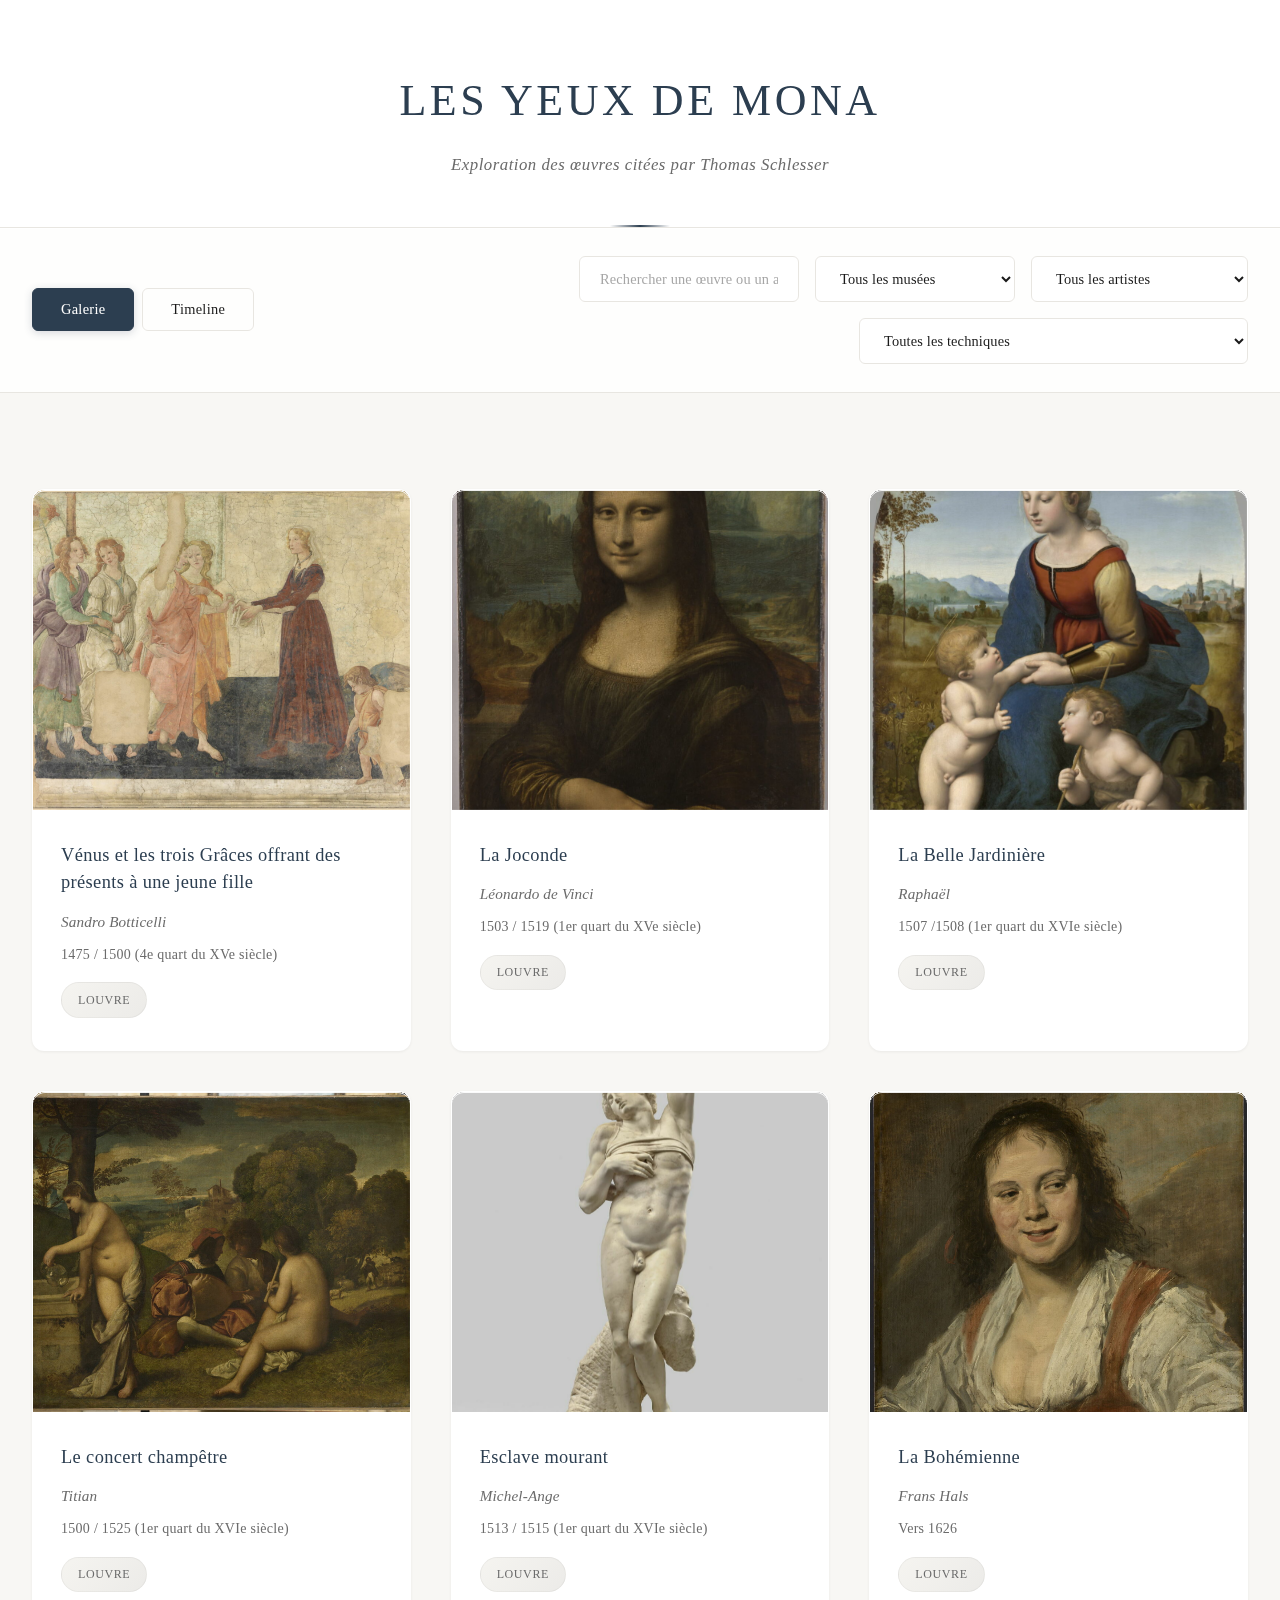
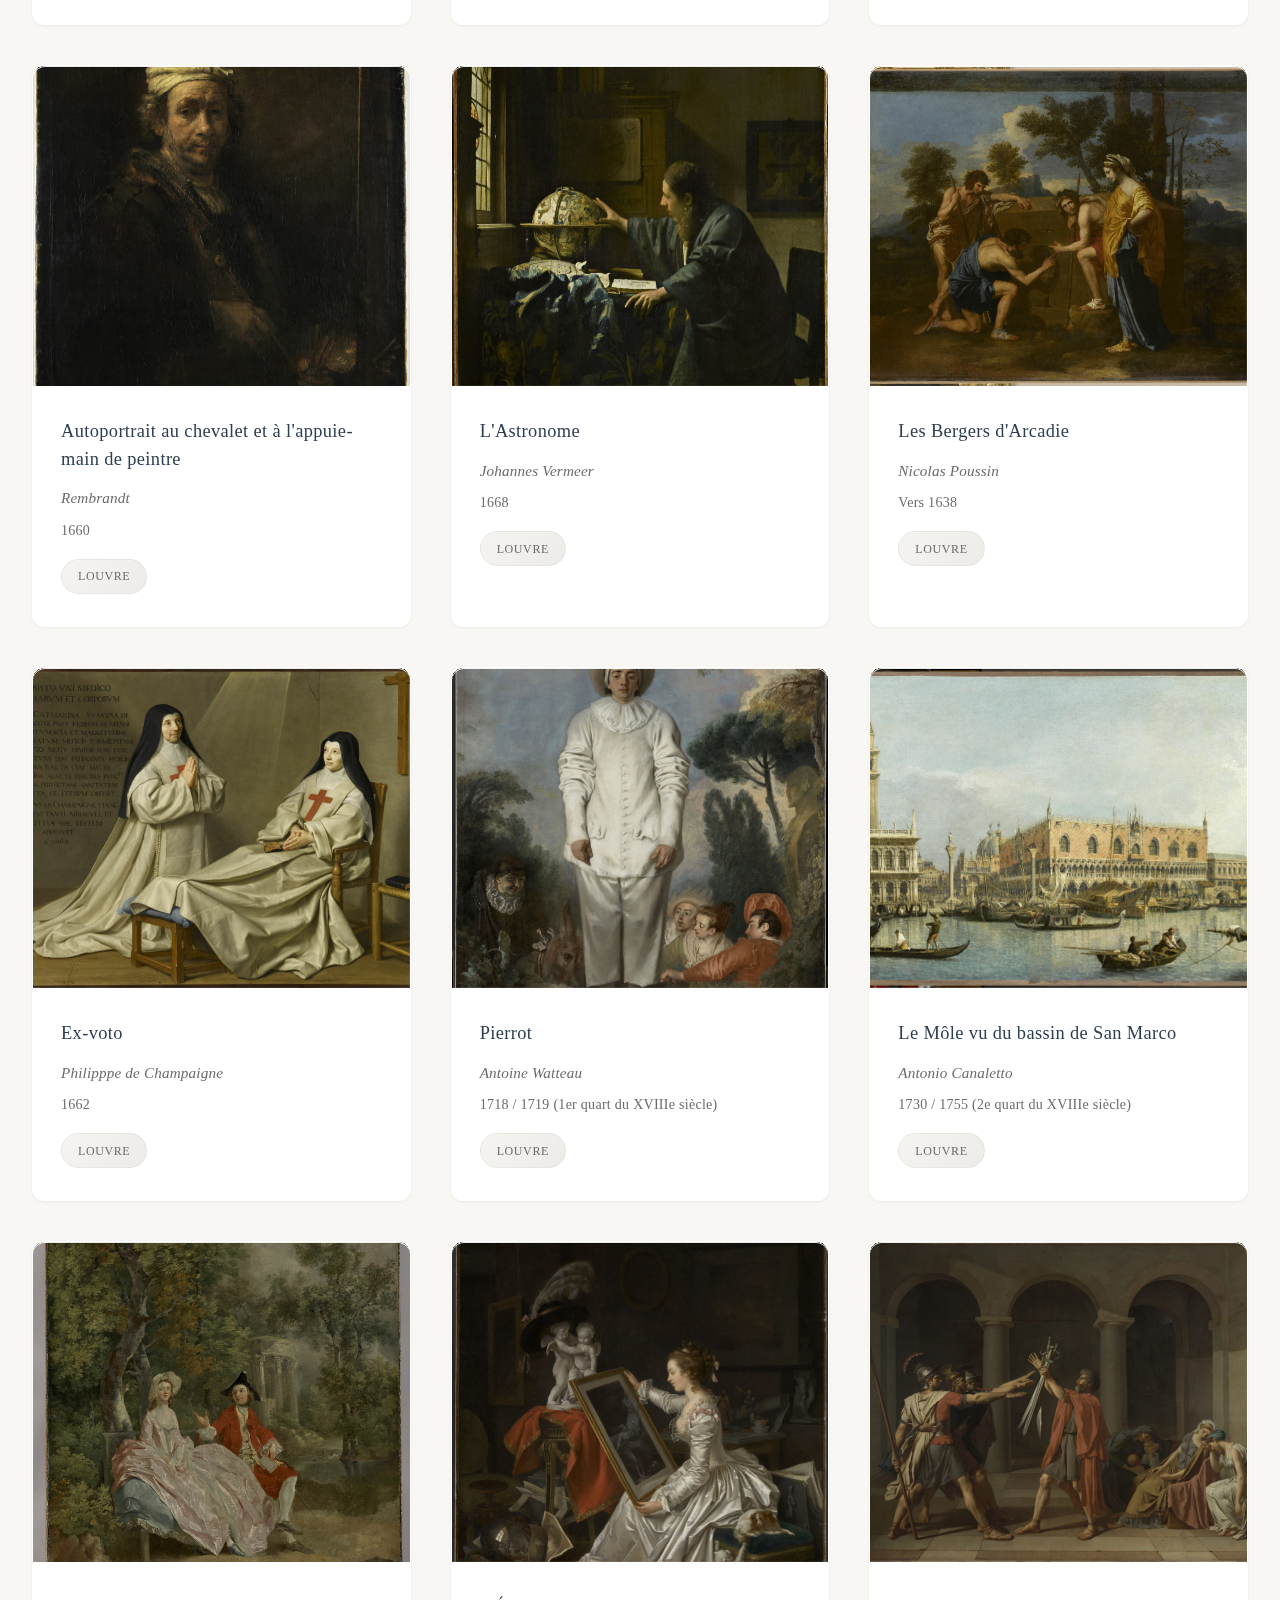
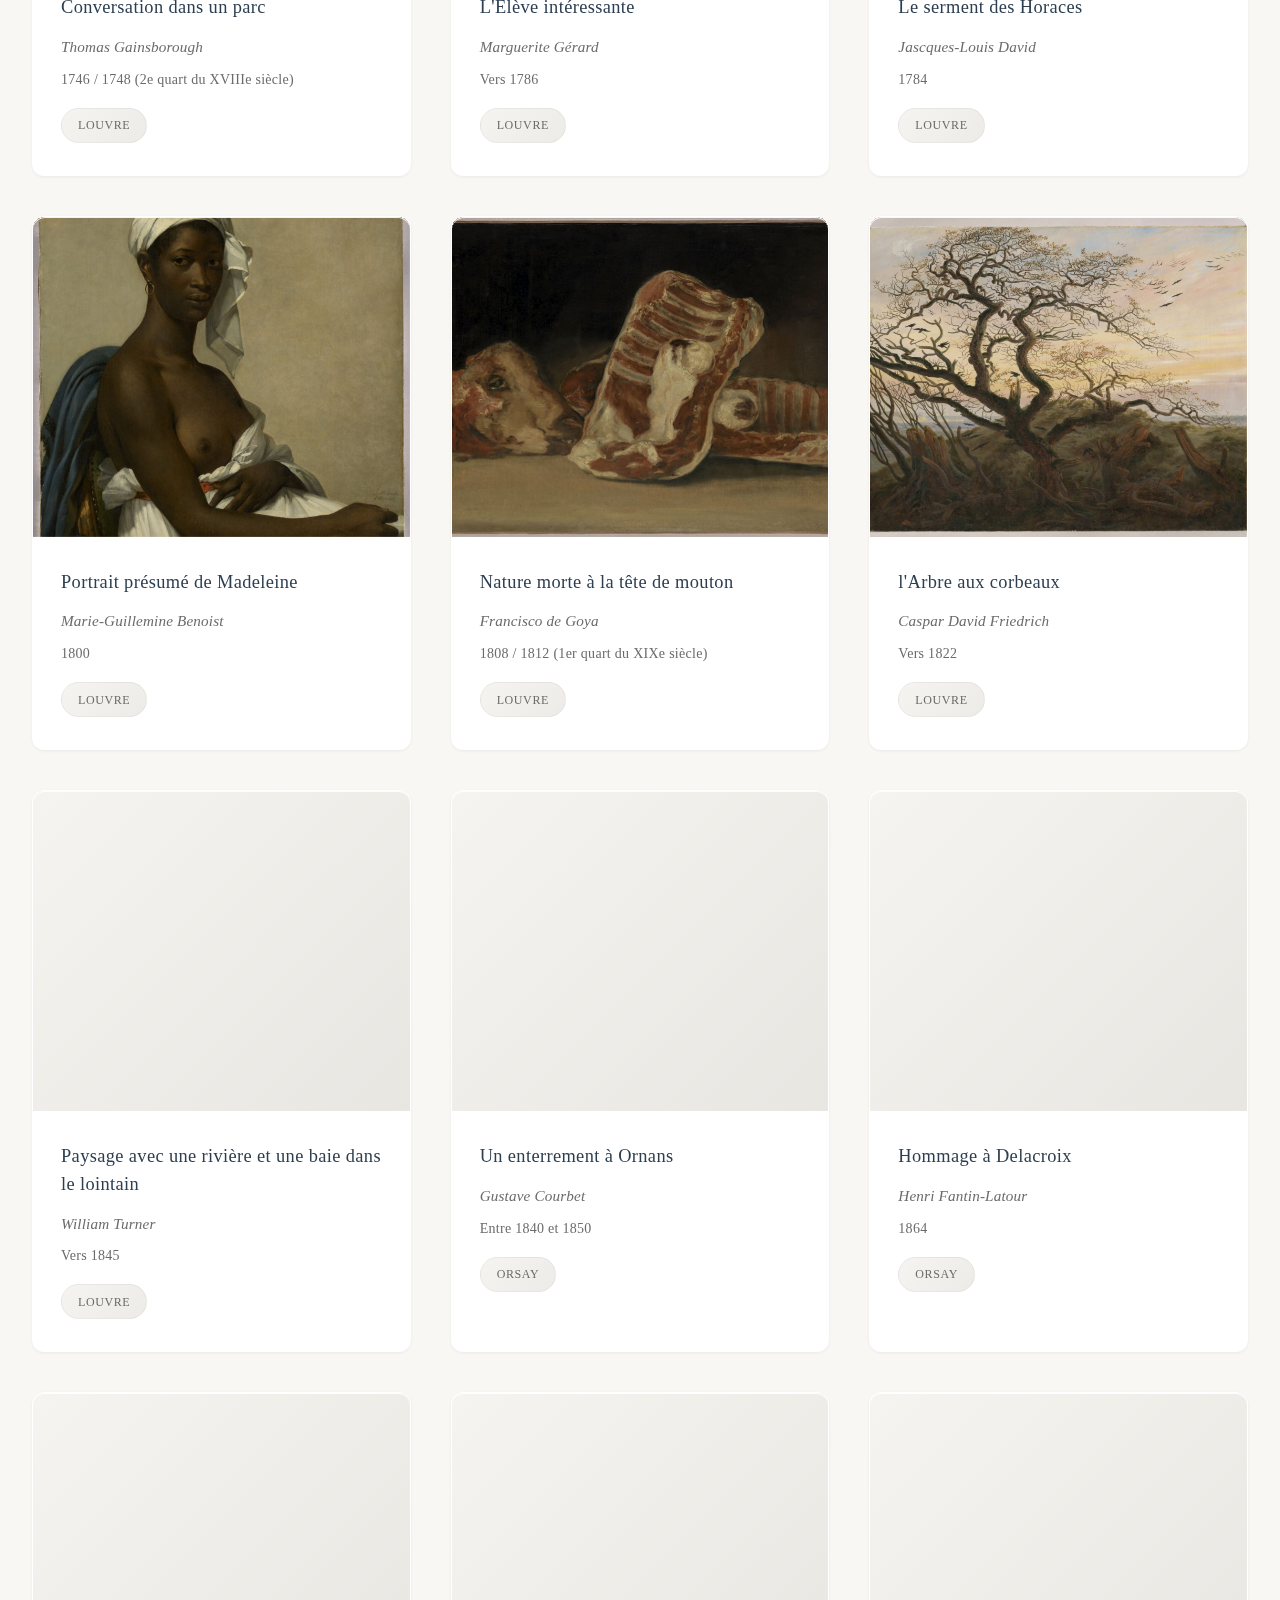
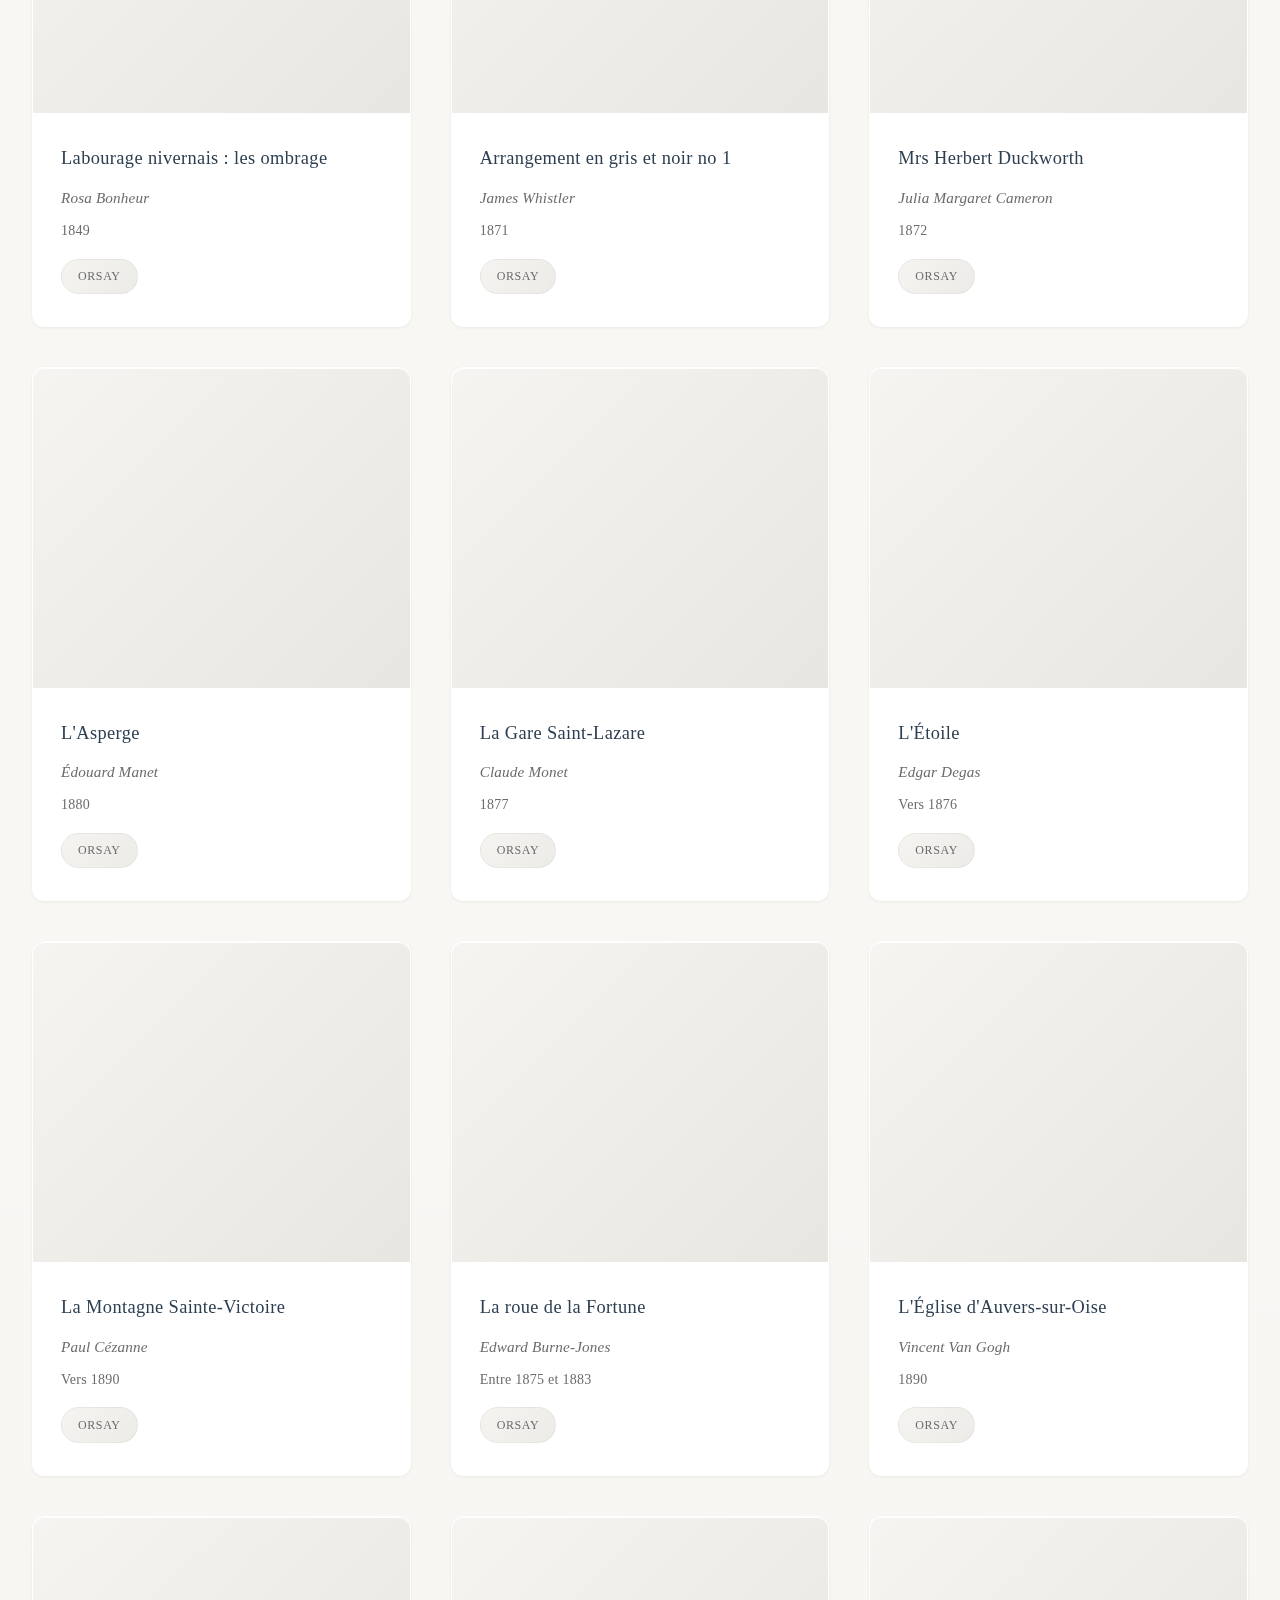
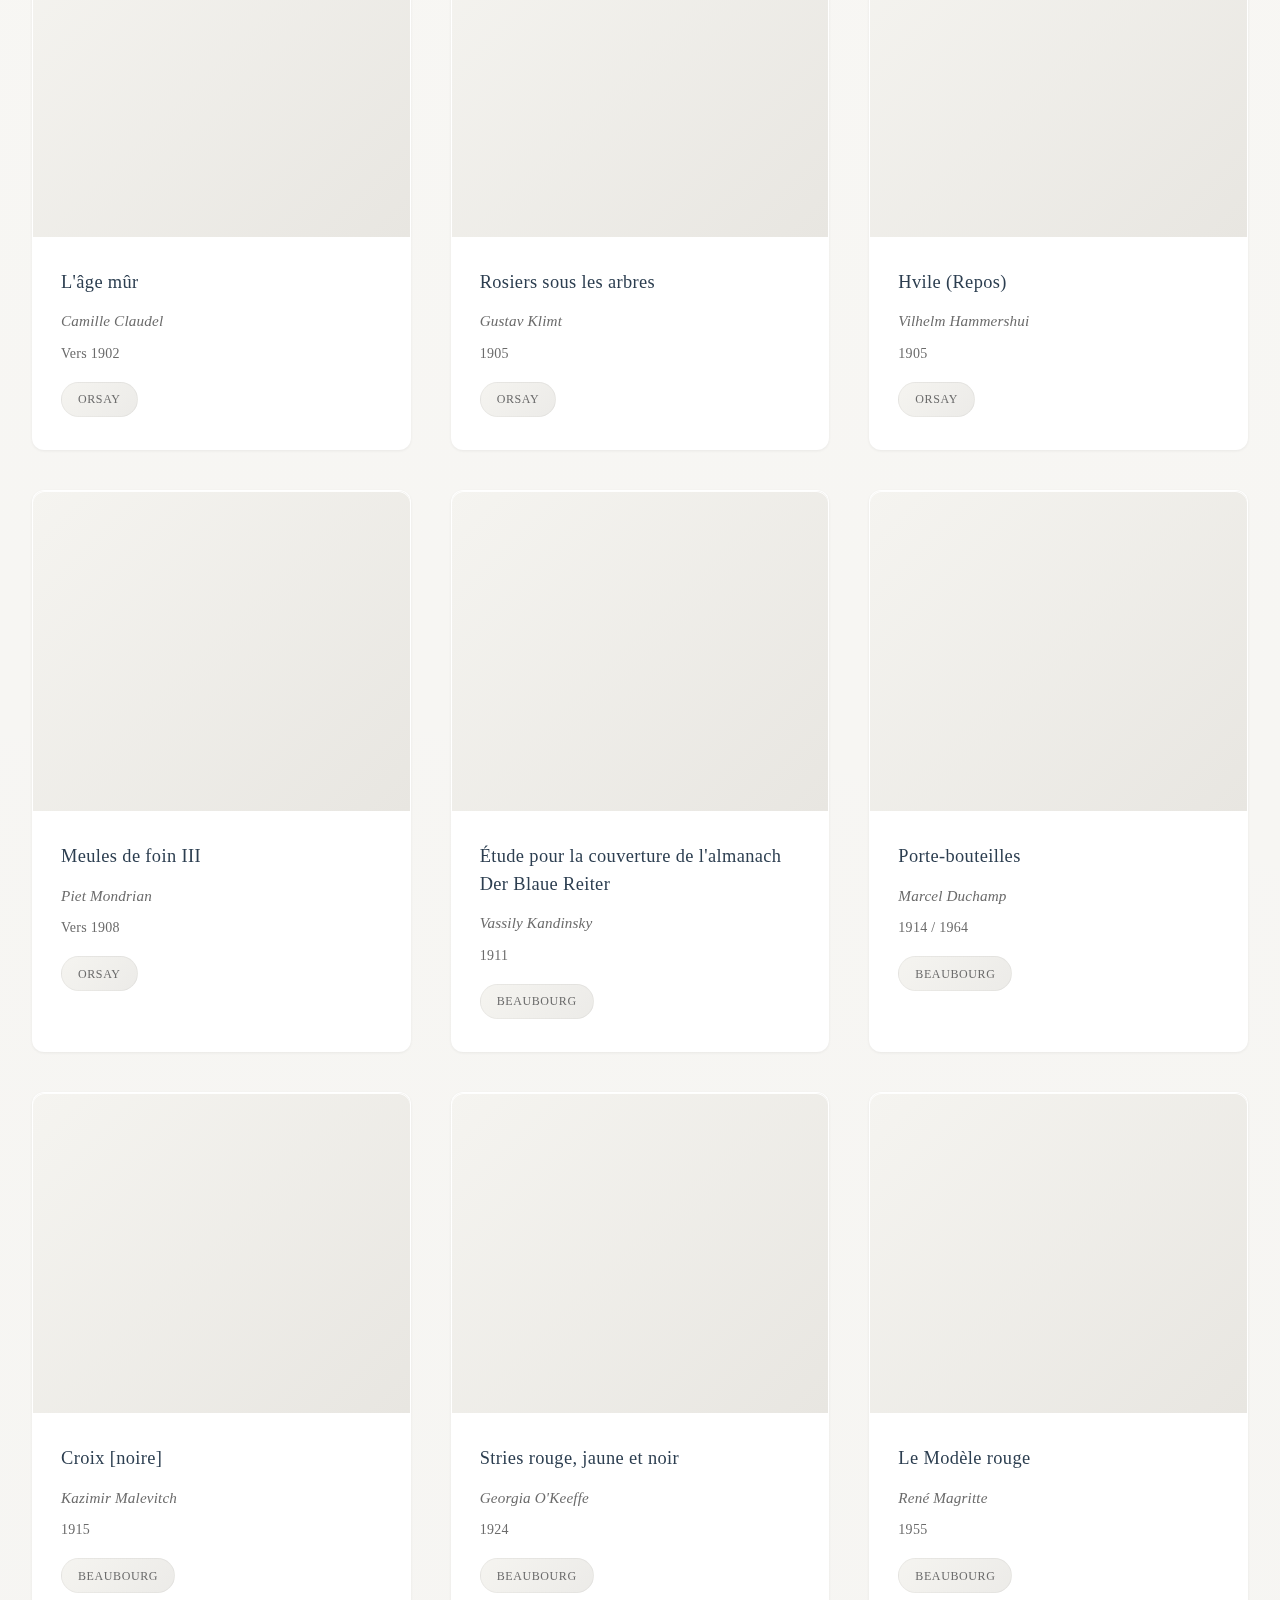
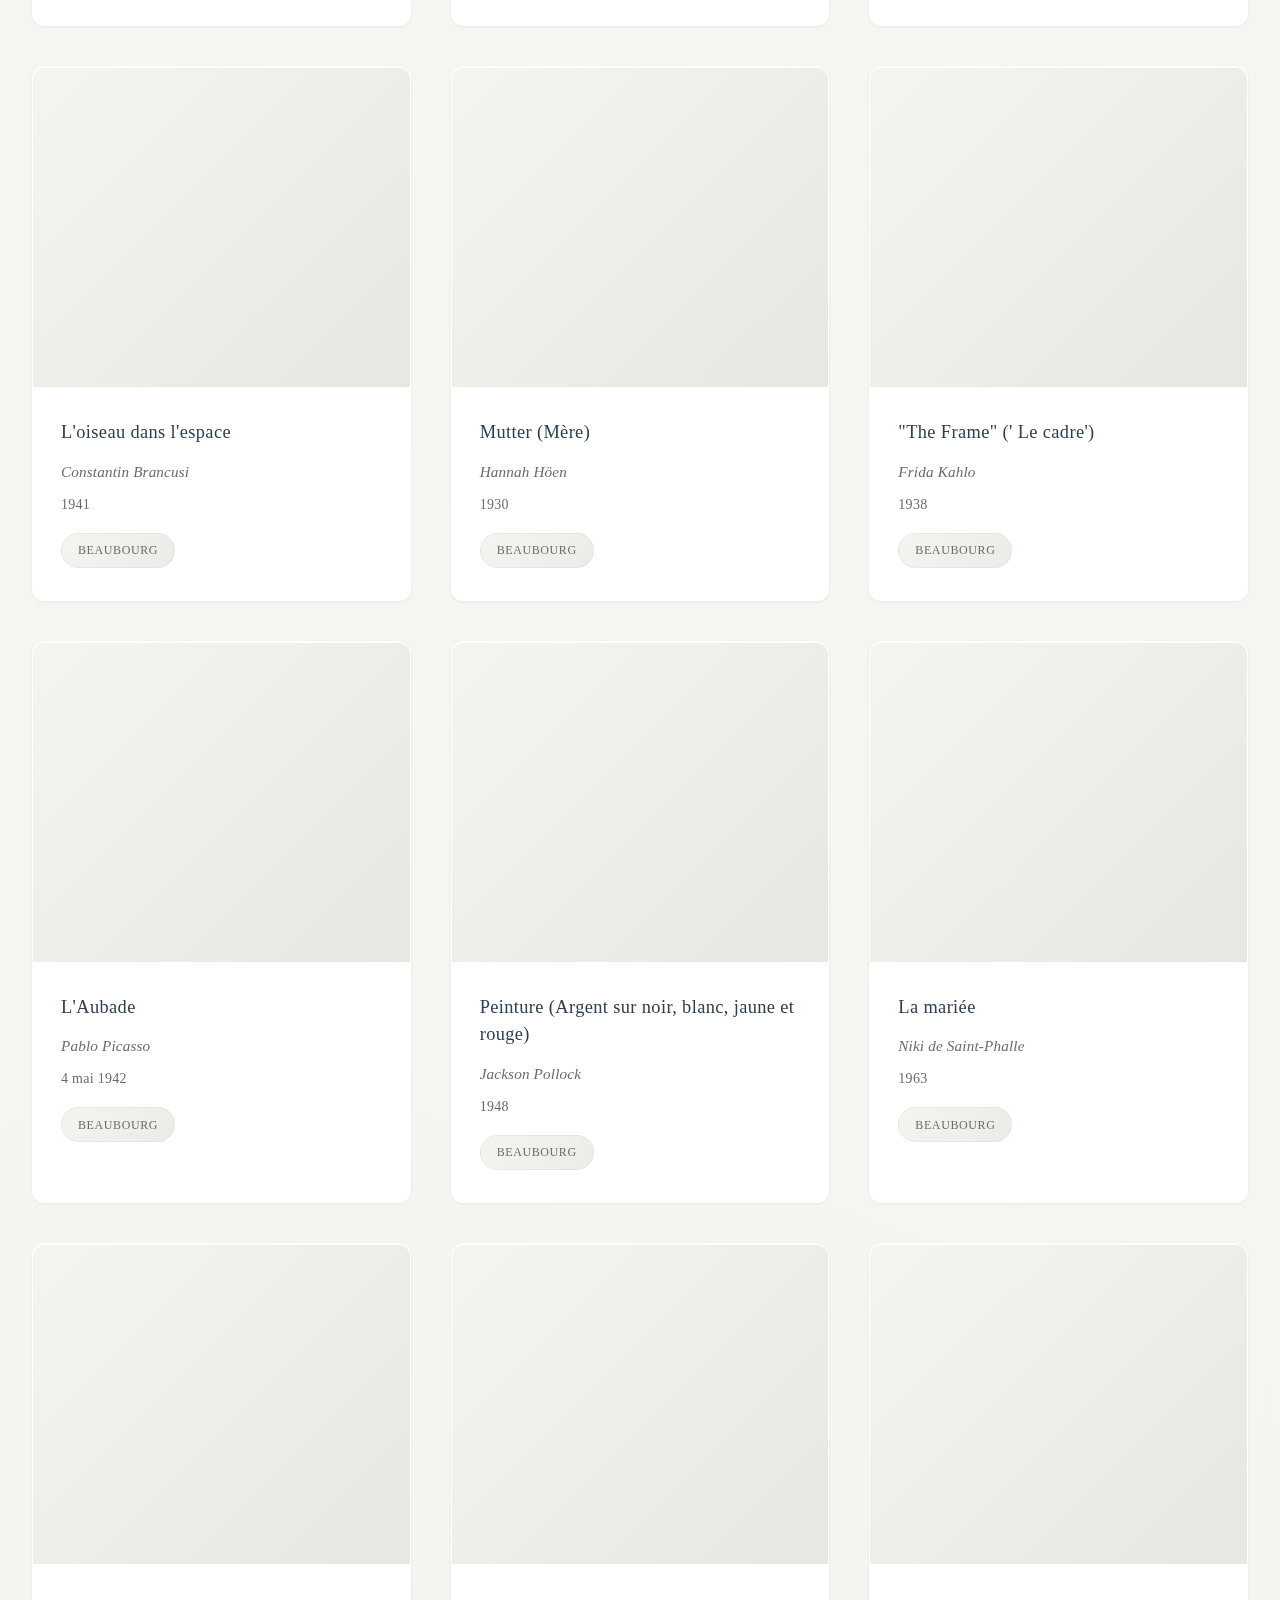
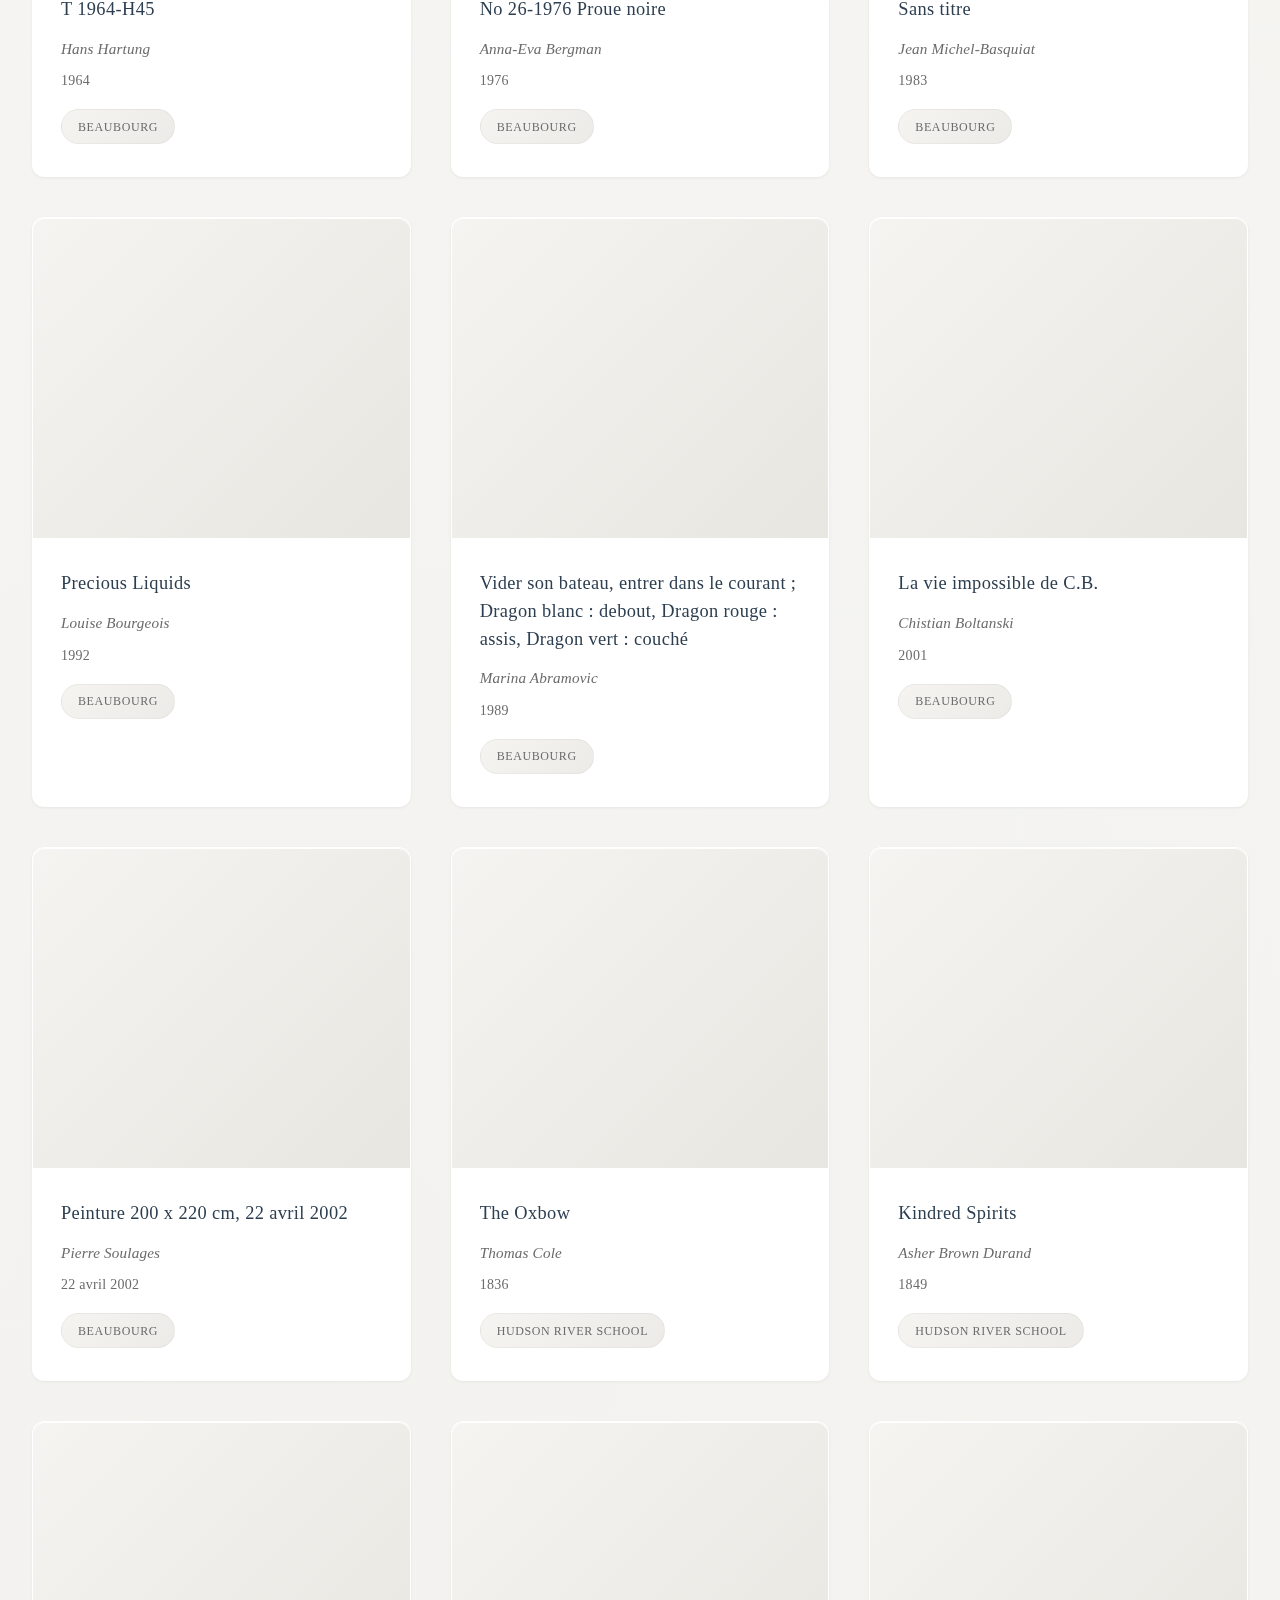
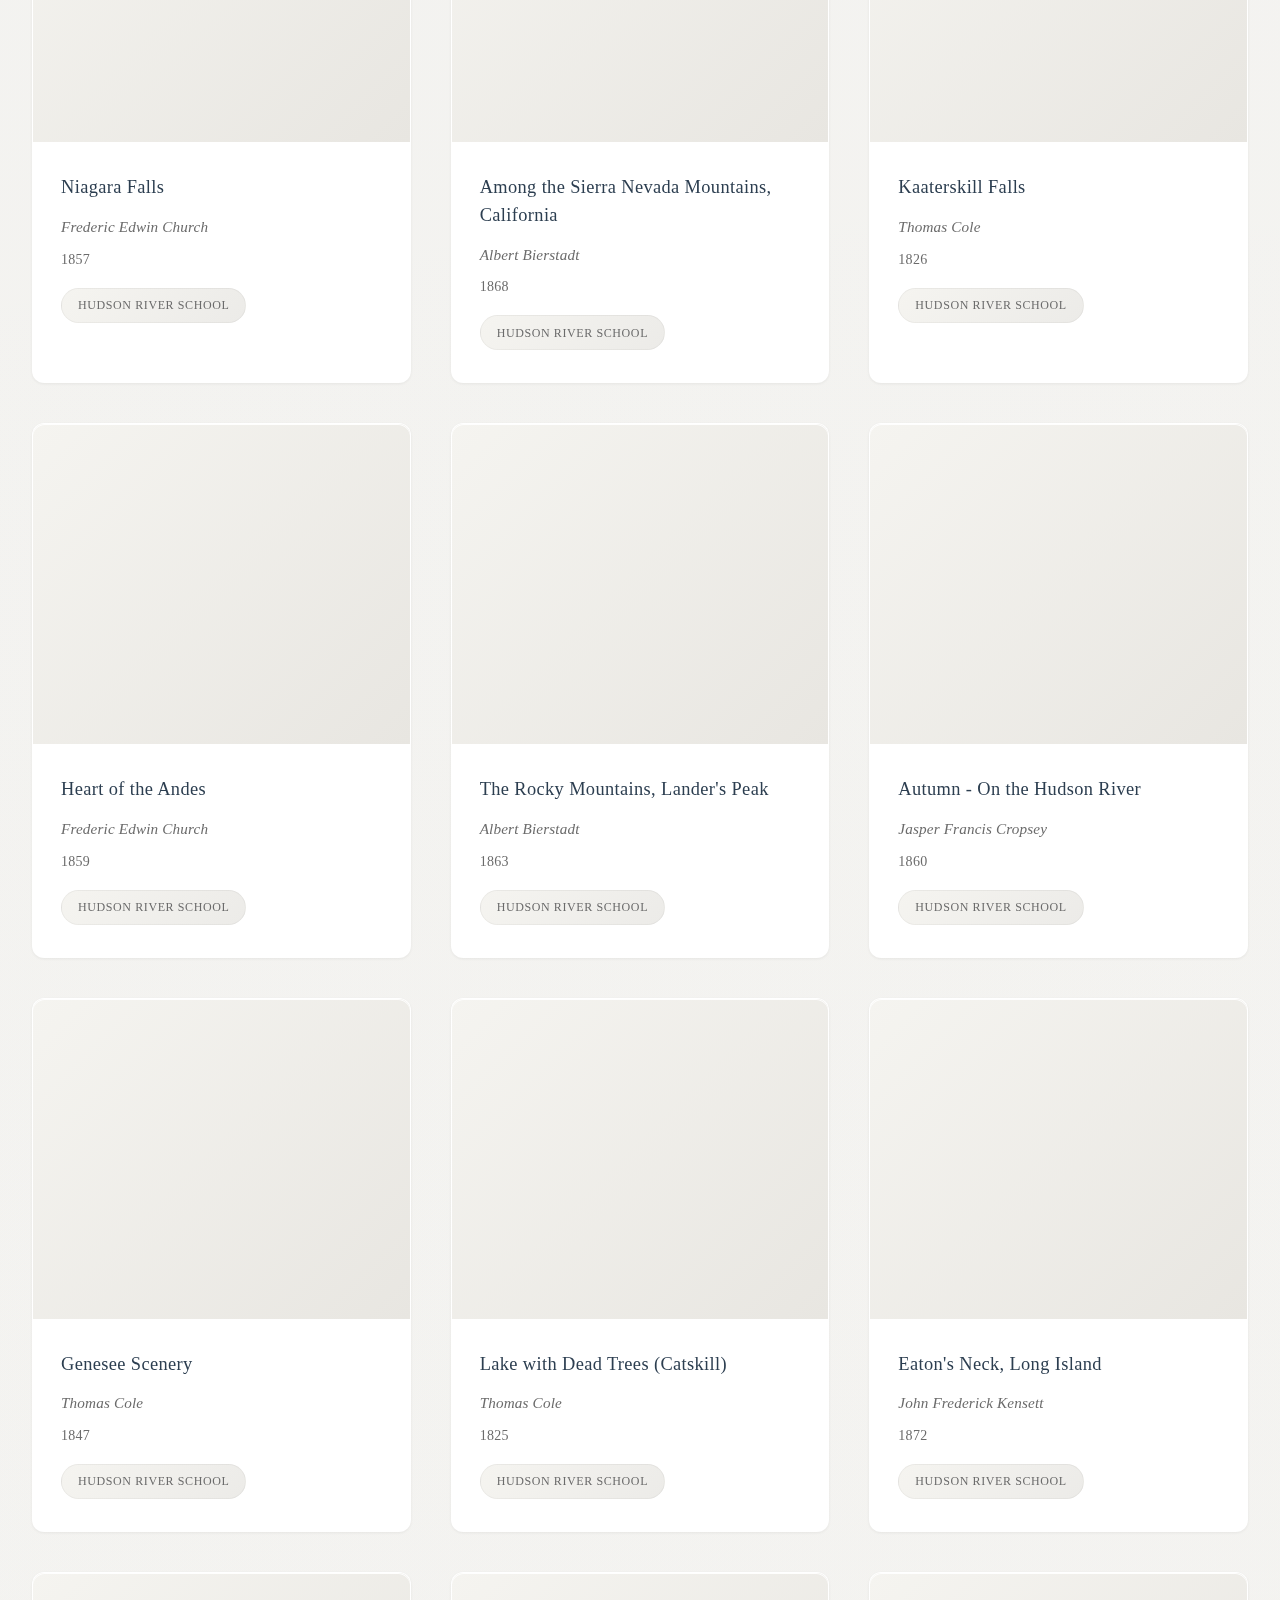
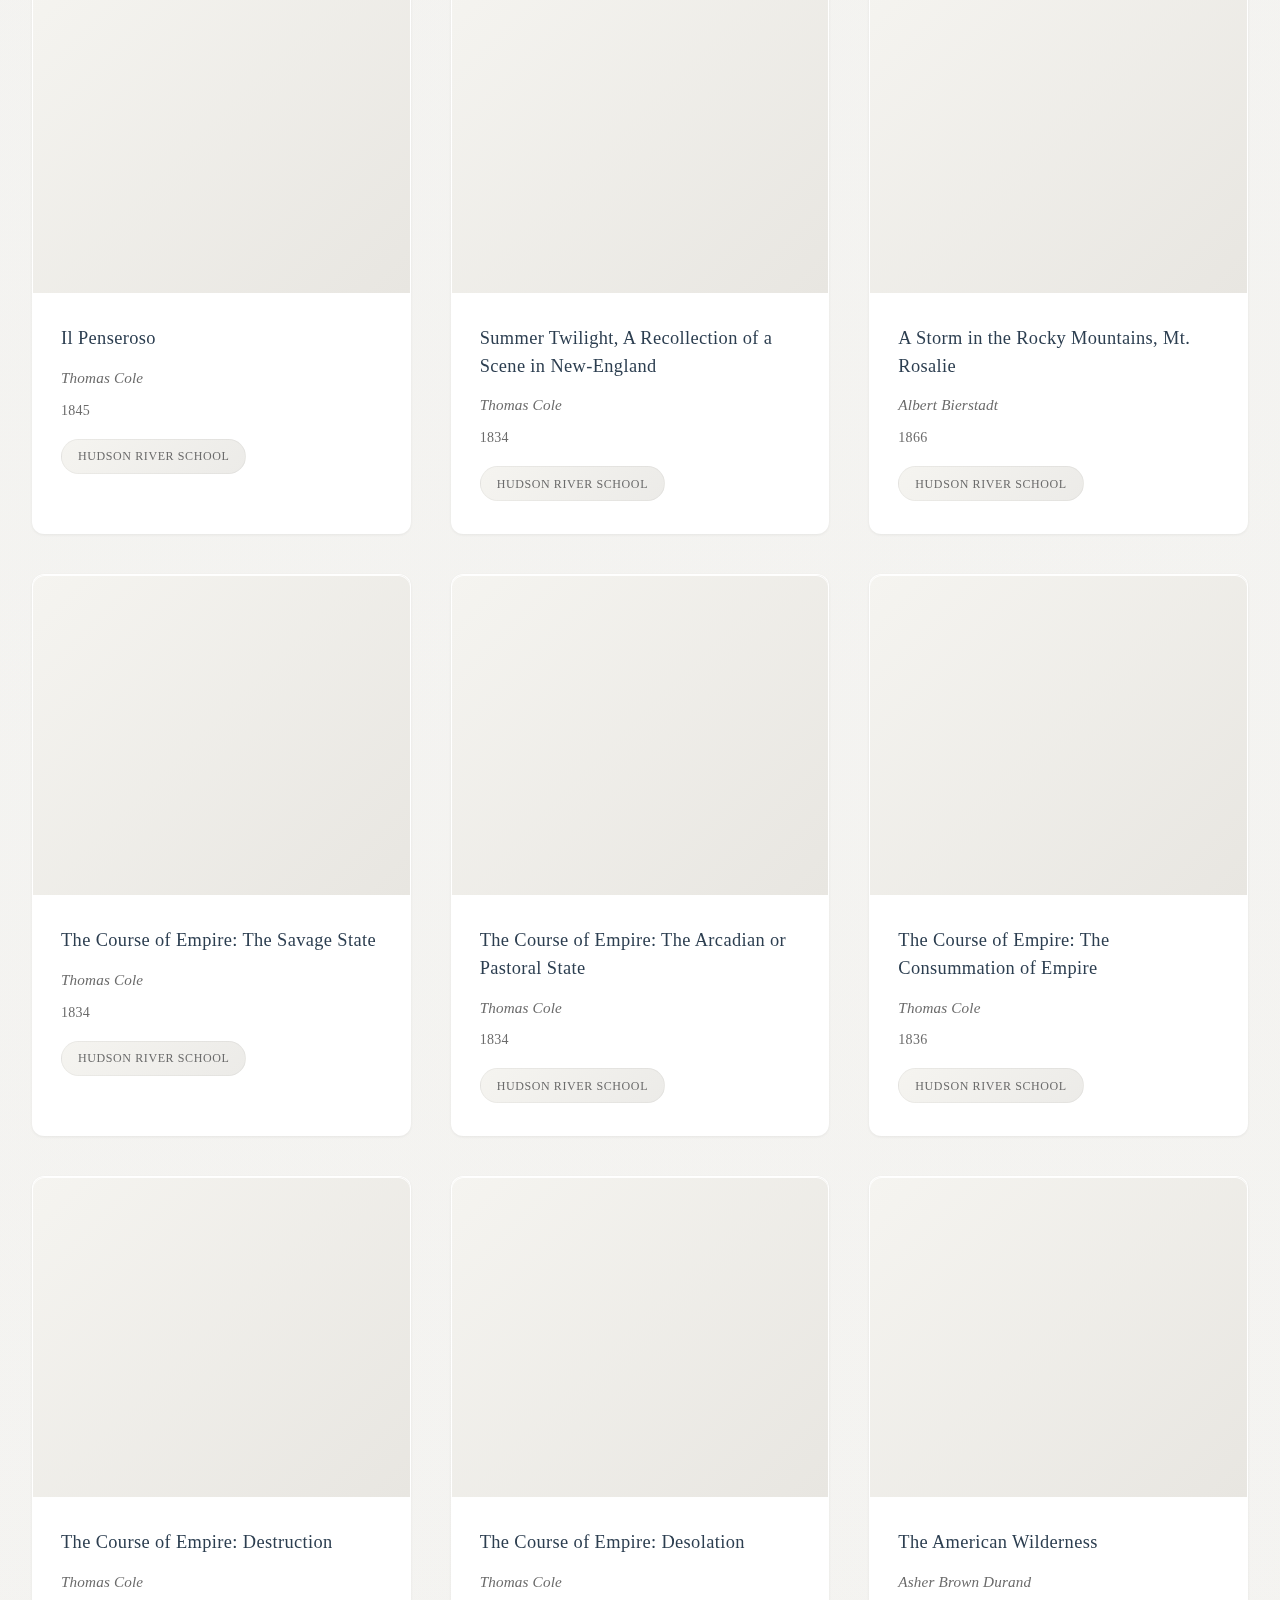
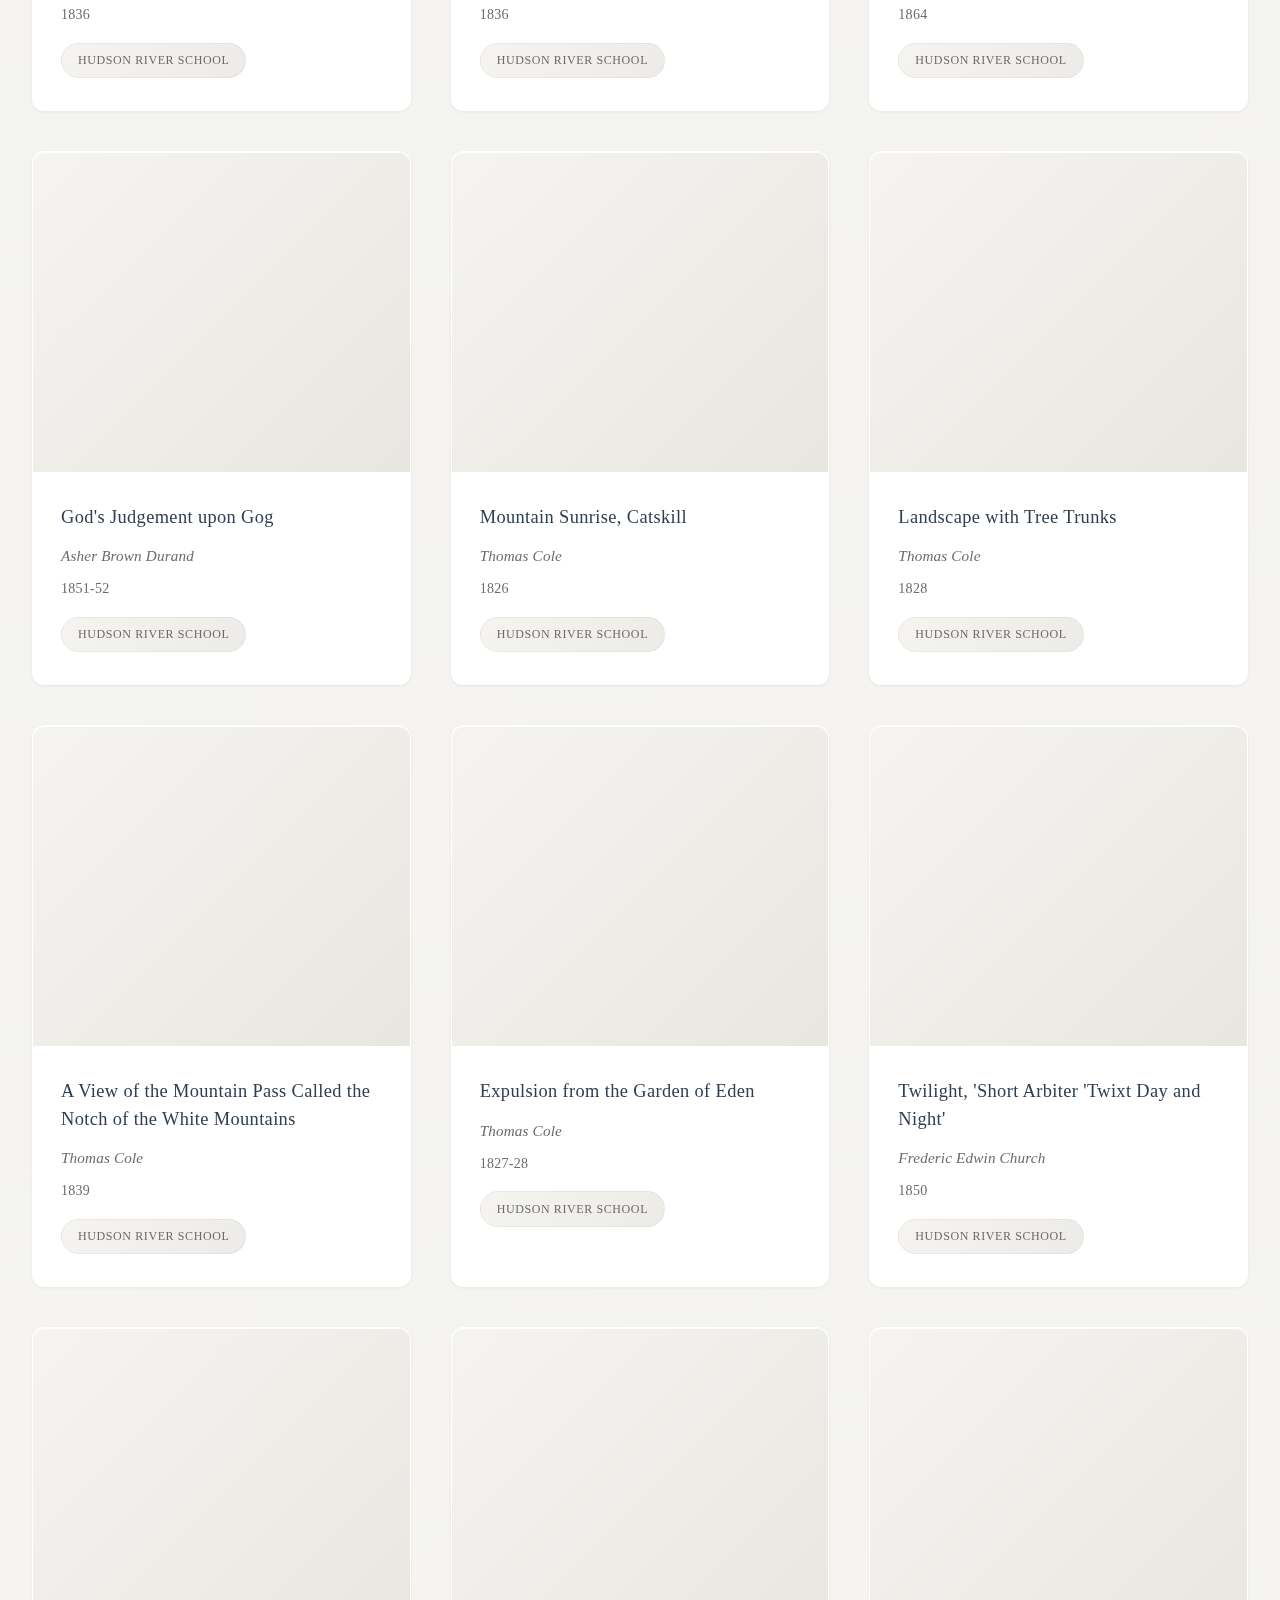
<file: site/index.html>
<!DOCTYPE html>
<html lang="fr">
<head>
    <meta charset="UTF-8">
    <meta name="viewport" content="width=device-width, initial-scale=1.0">
    <title>Les Yeux de Mona - Collection d'œuvres</title>
    <link rel="stylesheet" href="css/style.css">
</head>
<body>
    <header class="header">
        <div class="container">
            <h1 class="site-title">Les Yeux de Mona</h1>
            <p class="site-subtitle">Exploration des œuvres citées par Thomas Schlesser</p>
        </div>
    </header>

    <nav class="main-nav">
        <div class="container">
            <div class="nav-controls">
                <div class="view-toggle">
                    <button class="btn-view active" data-view="gallery" aria-label="Vue galerie">
                        <span>Galerie</span>
                    </button>
                    <button class="btn-view" data-view="timeline" aria-label="Vue chronologique">
                        <span>Timeline</span>
                    </button>
                </div>
                
                <div class="filters">
                    <input type="text" id="search" class="search-input" placeholder="Rechercher une œuvre ou un artiste...">
                    
                    <select id="filter-museum" class="filter-select">
                        <option value="">Tous les musées</option>
                    </select>
                    
                    <select id="filter-artist" class="filter-select">
                        <option value="">Tous les artistes</option>
                    </select>
                    
                    <select id="filter-technique" class="filter-select">
                        <option value="">Toutes les techniques</option>
                    </select>
                </div>
            </div>
        </div>
    </nav>

    <main class="main-content">
        <div class="container">
            <div id="gallery-view" class="view active">
                <div id="artworks-grid" class="artworks-grid">
                    <!-- Artworks will be inserted here by JavaScript -->
                </div>
            </div>
            
            <div id="timeline-view" class="view">
                <div id="timeline-container" class="timeline-container">
                    <!-- Timeline will be inserted here by JavaScript -->
                </div>
            </div>
        </div>
    </main>

    <footer class="footer">
        <div class="container">
            <p>Collection basée sur le livre "Les Yeux de Mona" de Thomas Schlesser</p>
            <p>Source: <a href="https://www.martinpaquin.com/liens-des-oeuvres-cites-dans-le-livre-les-yeux-de-mona-par-thomas-schlesser/" target="_blank">Martin Paquin</a></p>
        </div>
    </footer>

    <script src="js/data.js"></script>
    <script src="js/app.js"></script>
</body>
</html>
</file>
<file: site/css/style.css>
/* Reset and base styles */
* {
    margin: 0;
    padding: 0;
    box-sizing: border-box;
}

:root {
    --color-bg: #f8f7f4;
    --color-surface: #ffffff;
    --color-text: #1a1a1a;
    --color-text-light: #6b6b6b;
    --color-accent: #2c3e50;
    --color-accent-light: #34495e;
    --color-border: #e8e6e1;
    --color-hover: #f5f4f0;
    --shadow-sm: 0 1px 3px rgba(0, 0, 0, 0.06);
    --shadow-md: 0 4px 16px rgba(0, 0, 0, 0.08);
    --shadow-lg: 0 12px 32px rgba(0, 0, 0, 0.12);
    --shadow-xl: 0 20px 48px rgba(0, 0, 0, 0.15);
    --transition: all 0.4s cubic-bezier(0.4, 0, 0.2, 1);
    --transition-fast: all 0.2s cubic-bezier(0.4, 0, 0.2, 1);
}

body {
    font-family: 'Georgia', 'Times New Roman', serif;
    background-color: var(--color-bg);
    background-image: 
        radial-gradient(circle at 20% 50%, rgba(44, 62, 80, 0.02) 0%, transparent 50%),
        radial-gradient(circle at 80% 80%, rgba(44, 62, 80, 0.02) 0%, transparent 50%);
    color: var(--color-text);
    line-height: 1.7;
    -webkit-font-smoothing: antialiased;
    -moz-osx-font-smoothing: grayscale;
    letter-spacing: 0.01em;
}

.container {
    max-width: 1400px;
    margin: 0 auto;
    padding: 0 2rem;
}

/* Header */
.header {
    background: var(--color-surface);
    border-bottom: 1px solid var(--color-border);
    padding: 4rem 0 3rem;
    text-align: center;
    position: relative;
}

.header::after {
    content: '';
    position: absolute;
    bottom: 0;
    left: 50%;
    transform: translateX(-50%);
    width: 60px;
    height: 2px;
    background: linear-gradient(90deg, transparent, var(--color-accent), transparent);
}

.site-title {
    font-size: 2.75rem;
    font-weight: 300;
    letter-spacing: 0.08em;
    color: var(--color-accent);
    margin-bottom: 0.75rem;
    text-transform: uppercase;
    font-weight: 200;
}

.site-subtitle {
    font-size: 1.05rem;
    color: var(--color-text-light);
    font-style: italic;
    letter-spacing: 0.03em;
    font-weight: 300;
}

/* Navigation */
.main-nav {
    background: rgba(255, 255, 255, 0.85);
    border-bottom: 1px solid var(--color-border);
    padding: 1.75rem 0;
    position: sticky;
    top: 0;
    z-index: 100;
    backdrop-filter: blur(20px) saturate(180%);
    -webkit-backdrop-filter: blur(20px) saturate(180%);
    box-shadow: 0 1px 0 rgba(255, 255, 255, 0.8) inset;
}

.nav-controls {
    display: flex;
    flex-wrap: wrap;
    gap: 1.5rem;
    align-items: center;
    justify-content: space-between;
}

.view-toggle {
    display: flex;
    gap: 0.5rem;
}

.btn-view {
    padding: 0.75rem 1.75rem;
    background: transparent;
    border: 1.5px solid var(--color-border);
    color: var(--color-text);
    cursor: pointer;
    font-family: inherit;
    font-size: 0.9rem;
    transition: var(--transition-fast);
    border-radius: 6px;
    font-weight: 400;
    letter-spacing: 0.02em;
    position: relative;
    overflow: hidden;
}

.btn-view::before {
    content: '';
    position: absolute;
    top: 0;
    left: -100%;
    width: 100%;
    height: 100%;
    background: var(--color-hover);
    transition: left 0.3s ease;
    z-index: -1;
}

.btn-view:hover::before {
    left: 0;
}

.btn-view:hover {
    border-color: var(--color-accent);
    color: var(--color-accent);
}

.btn-view.active {
    background: var(--color-accent);
    color: white;
    border-color: var(--color-accent);
    box-shadow: 0 2px 8px rgba(44, 62, 80, 0.2);
}

.btn-view.active::before {
    display: none;
}

.filters {
    display: flex;
    gap: 1rem;
    flex-wrap: wrap;
    flex: 1;
    justify-content: flex-end;
}

.search-input,
.filter-select {
    padding: 0.8rem 1.25rem;
    border: 1.5px solid var(--color-border);
    border-radius: 6px;
    font-family: inherit;
    font-size: 0.9rem;
    background: var(--color-surface);
    color: var(--color-text);
    transition: var(--transition-fast);
    min-width: 200px;
    letter-spacing: 0.01em;
}

.search-input:focus,
.filter-select:focus {
    outline: none;
    border-color: var(--color-accent);
    box-shadow: 0 0 0 4px rgba(44, 62, 80, 0.08);
    background: #ffffff;
}

.search-input::placeholder {
    color: var(--color-text-light);
    opacity: 0.6;
}

/* Main content */
.main-content {
    padding: 4rem 0 5rem;
    min-height: calc(100vh - 400px);
}

.view {
    display: none;
}

.view.active {
    display: block;
}

/* Gallery view */
.artworks-grid {
    display: grid;
    grid-template-columns: repeat(auto-fill, minmax(300px, 1fr));
    gap: 2.5rem;
    padding: 2rem 0;
}

.artwork-card {
    background: var(--color-surface);
    border-radius: 12px;
    overflow: hidden;
    box-shadow: var(--shadow-sm);
    transition: var(--transition);
    cursor: pointer;
    text-decoration: none;
    color: inherit;
    display: block;
    border: 1px solid rgba(255, 255, 255, 0.8);
    position: relative;
}

.artwork-card::before {
    content: '';
    position: absolute;
    top: 0;
    left: 0;
    right: 0;
    bottom: 0;
    border-radius: 12px;
    box-shadow: inset 0 1px 0 rgba(255, 255, 255, 0.9);
    pointer-events: none;
    z-index: 1;
}

.artwork-card:hover {
    transform: translateY(-6px);
    box-shadow: var(--shadow-lg);
    border-color: rgba(44, 62, 80, 0.1);
}

.artwork-image-container {
    width: 100%;
    height: 320px;
    overflow: hidden;
    position: relative;
    background: linear-gradient(135deg, #f5f4f0 0%, #e8e6e1 100%);
    transition: transform 0.6s cubic-bezier(0.4, 0, 0.2, 1);
}

.artwork-card:hover .artwork-image-container {
    transform: scale(1.15);
}

.artwork-image {
    width: 100%;
    height: 100%;
    object-fit: cover;
    transform: scale(1);
    will-change: transform;
}

/* Ken Burns effect - variantes pour plus de diversité */
.artwork-image {
    animation: kenBurns1 20s ease-in-out infinite;
    transition: transform 0.8s cubic-bezier(0.4, 0, 0.2, 1);
}

.artwork-card:nth-child(2n) .artwork-image {
    animation: kenBurns2 18s ease-in-out infinite;
}

.artwork-card:nth-child(3n) .artwork-image {
    animation: kenBurns3 22s ease-in-out infinite;
}

.artwork-card:nth-child(4n) .artwork-image {
    animation: kenBurns4 19s ease-in-out infinite;
}

@keyframes kenBurns1 {
    0% {
        transform: scale(1) translate(0, 0);
    }
    50% {
        transform: scale(1.25) translate(-4%, -3%);
    }
    100% {
        transform: scale(1) translate(0, 0);
    }
}

@keyframes kenBurns2 {
    0% {
        transform: scale(1) translate(0, 0);
    }
    50% {
        transform: scale(1.28) translate(3%, -4%);
    }
    100% {
        transform: scale(1) translate(0, 0);
    }
}

@keyframes kenBurns3 {
    0% {
        transform: scale(1) translate(0, 0);
    }
    50% {
        transform: scale(1.3) translate(-3%, 3%);
    }
    100% {
        transform: scale(1) translate(0, 0);
    }
}

@keyframes kenBurns4 {
    0% {
        transform: scale(1) translate(0, 0);
    }
    50% {
        transform: scale(1.22) translate(4%, 3%);
    }
    100% {
        transform: scale(1) translate(0, 0);
    }
}

/* Accentuer le zoom au survol en accélérant l'animation sans la changer */
.artwork-card:hover .artwork-image {
    animation-duration: 8s;
    animation-timing-function: ease-in-out;
}

@keyframes kenBurnsHover1 {
    0% {
        transform: scale(1.25) translate(0, 0);
    }
    50% {
        transform: scale(1.55) translate(-4%, -3%);
    }
    100% {
        transform: scale(1.25) translate(0, 0);
    }
}

@keyframes kenBurnsHover2 {
    0% {
        transform: scale(1.25) translate(0, 0);
    }
    50% {
        transform: scale(1.6) translate(3%, -4%);
    }
    100% {
        transform: scale(1.25) translate(0, 0);
    }
}

@keyframes kenBurnsHover3 {
    0% {
        transform: scale(1.25) translate(0, 0);
    }
    50% {
        transform: scale(1.65) translate(-3%, 3%);
    }
    100% {
        transform: scale(1.25) translate(0, 0);
    }
}

@keyframes kenBurnsHover4 {
    0% {
        transform: scale(1.25) translate(0, 0);
    }
    50% {
        transform: scale(1.57) translate(4%, 3%);
    }
    100% {
        transform: scale(1.25) translate(0, 0);
    }
}

.artwork-info {
    padding: 2rem 1.75rem;
    position: relative;
    z-index: 2;
}

.artwork-title {
    font-size: 1.15rem;
    font-weight: 400;
    margin-bottom: 0.75rem;
    color: var(--color-accent);
    line-height: 1.5;
    letter-spacing: 0.02em;
}

.artwork-artist {
    font-size: 0.95rem;
    color: var(--color-text-light);
    margin-bottom: 0.5rem;
    font-style: italic;
    font-weight: 300;
    letter-spacing: 0.01em;
}

.artwork-date {
    font-size: 0.875rem;
    color: var(--color-text-light);
    font-weight: 300;
    letter-spacing: 0.02em;
}

.artwork-museum {
    display: inline-block;
    margin-top: 1rem;
    padding: 0.4rem 1rem;
    background: linear-gradient(135deg, var(--color-hover) 0%, #ecebe8 100%);
    border-radius: 20px;
    font-size: 0.75rem;
    color: var(--color-text-light);
    font-weight: 400;
    letter-spacing: 0.05em;
    text-transform: uppercase;
    border: 1px solid rgba(0, 0, 0, 0.04);
}

/* Timeline view */
.timeline-container {
    position: relative;
    padding: 2rem 0;
}

.timeline-line {
    position: absolute;
    left: 50%;
    top: 0;
    bottom: 0;
    width: 2px;
    background: var(--color-border);
    transform: translateX(-50%);
}

.timeline-item {
    position: relative;
    margin-bottom: 3rem;
    display: flex;
    align-items: center;
}

.timeline-item:nth-child(odd) {
    flex-direction: row;
}

.timeline-item:nth-child(even) {
    flex-direction: row-reverse;
}

.timeline-content {
    flex: 1;
    max-width: 45%;
    background: var(--color-surface);
    padding: 2rem;
    border-radius: 8px;
    box-shadow: var(--shadow-sm);
    transition: var(--transition);
    cursor: pointer;
}

.timeline-content:hover {
    box-shadow: var(--shadow-md);
}

.timeline-year {
    flex: 0 0 10%;
    text-align: center;
    font-size: 1.2rem;
    font-weight: 300;
    color: var(--color-accent);
}

.timeline-image {
    width: 100%;
    height: 200px;
    object-fit: cover;
    border-radius: 4px;
    margin-bottom: 1rem;
}

/* Footer */
.footer {
    background: var(--color-surface);
    border-top: 1px solid var(--color-border);
    padding: 3rem 0;
    text-align: center;
    color: var(--color-text-light);
    font-size: 0.875rem;
    margin-top: 6rem;
    position: relative;
}

.footer::before {
    content: '';
    position: absolute;
    top: 0;
    left: 50%;
    transform: translateX(-50%);
    width: 60px;
    height: 2px;
    background: linear-gradient(90deg, transparent, var(--color-accent), transparent);
}

.footer a {
    color: var(--color-accent);
    text-decoration: none;
}

.footer a:hover {
    text-decoration: underline;
}

/* Responsive */
@media (max-width: 768px) {
    .container {
        padding: 0 1rem;
    }
    
    .site-title {
        font-size: 2rem;
    }
    
    .nav-controls {
        flex-direction: column;
        align-items: stretch;
    }
    
    .filters {
        flex-direction: column;
    }
    
    .search-input,
    .filter-select {
        width: 100%;
        min-width: auto;
    }
    
    .artworks-grid {
        grid-template-columns: repeat(auto-fill, minmax(200px, 1fr));
        gap: 1.5rem;
    }
    
    .timeline-item {
        flex-direction: column !important;
    }
    
    .timeline-content {
        max-width: 100%;
    }
    
    .timeline-line {
        left: 2rem;
    }
}

/* Loading state */
.loading {
    text-align: center;
    padding: 4rem 0;
    color: var(--color-text-light);
}

/* Empty state */
.empty-state {
    text-align: center;
    padding: 4rem 0;
    color: var(--color-text-light);
}

.empty-state h2 {
    font-size: 1.5rem;
    margin-bottom: 1rem;
    color: var(--color-text);
}
</file>
